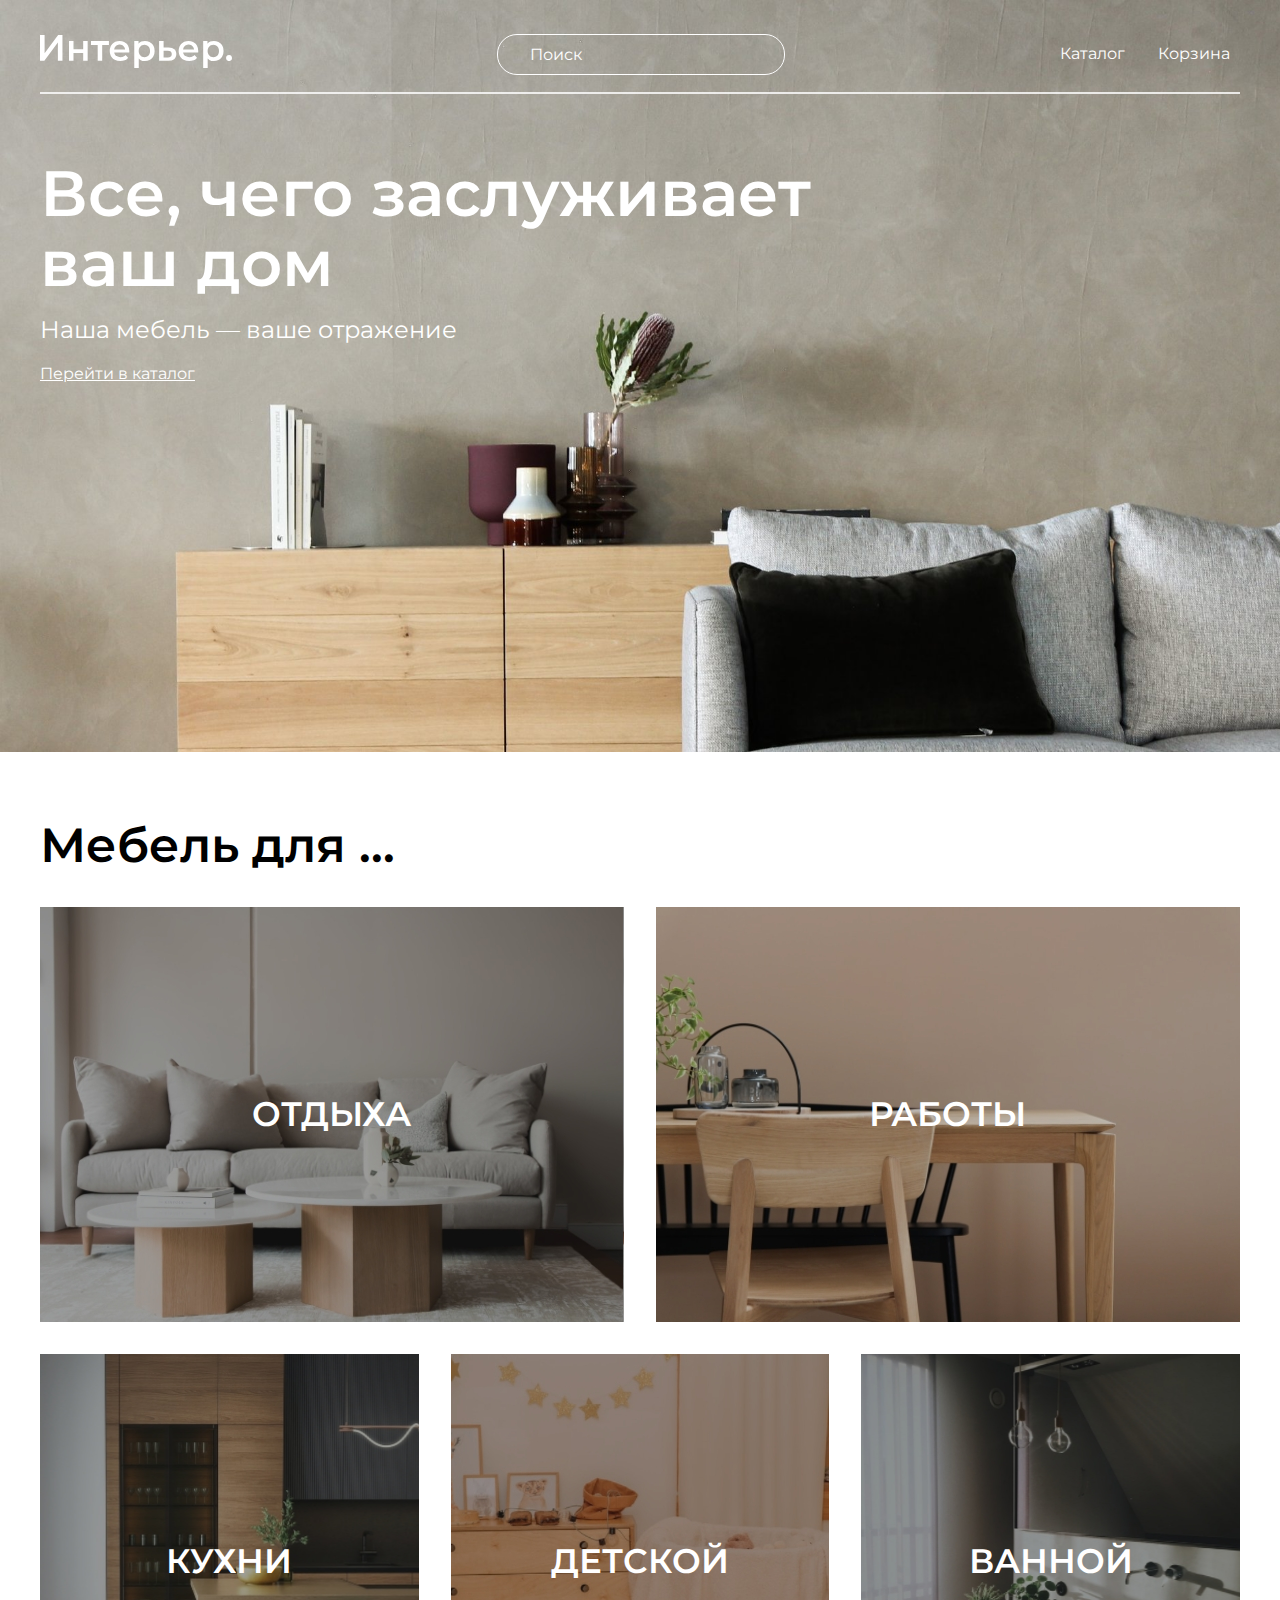
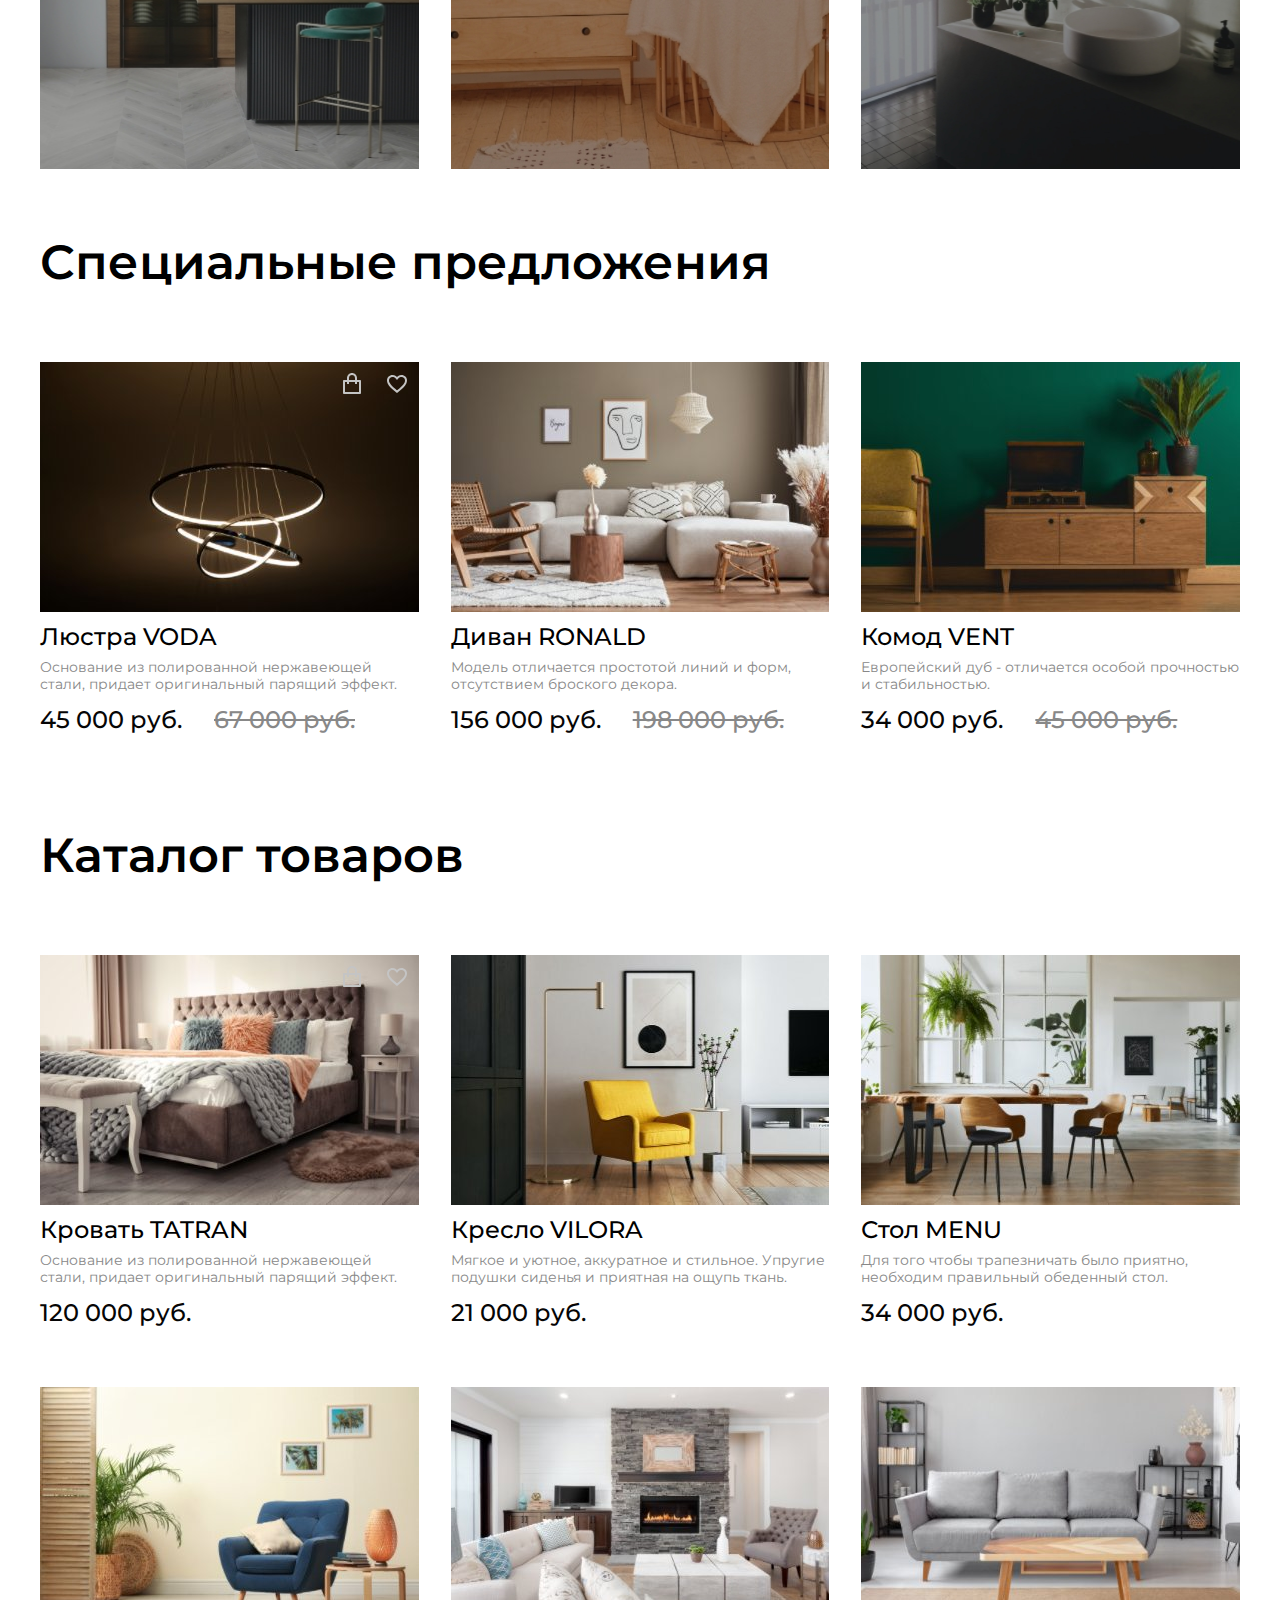
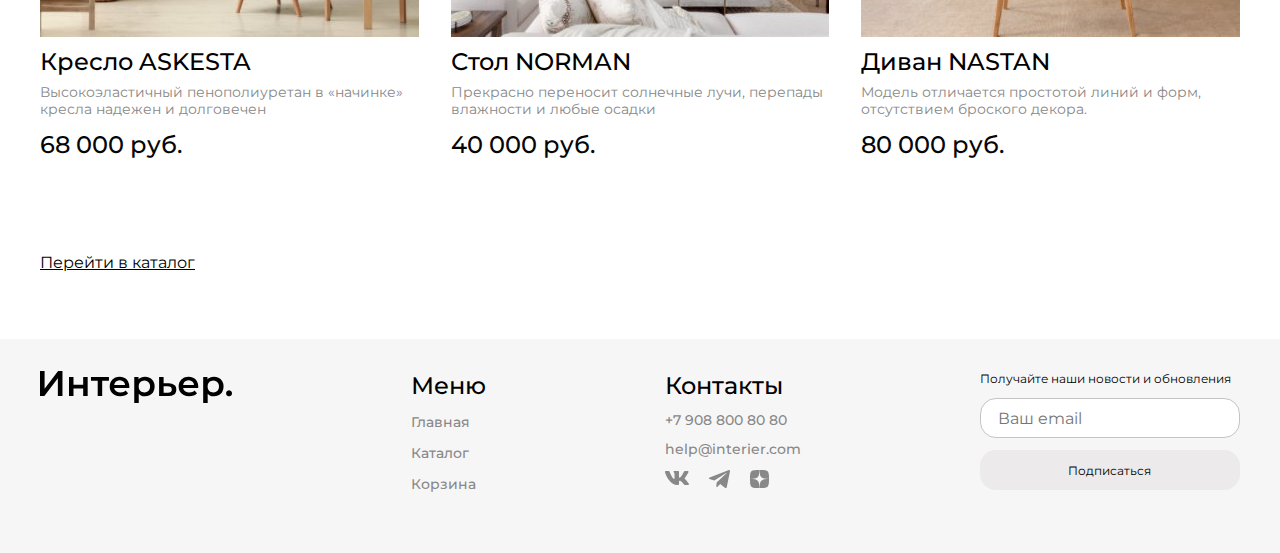
<file: index.html>
<!DOCTYPE html>
<html lang="en">
<head>
    <meta charset="UTF-8">
    <meta name="viewport" content="width=device-width, initial-scale=1.0">
    <title>Main</title>
    <link rel="preconnect" href="https://fonts.googleapis.com">
    <link rel="preconnect" href="https://fonts.gstatic.com" crossorigin>
    <link href="https://fonts.googleapis.com/css2?family=Montserrat:ital,wght@0,100..900;1,100..900&display=swap" rel="stylesheet">
    <link rel="stylesheet" href="index_style.css">
</head>

<body>
    <header class="header">
        <div class="header__nav_bar">
            <a href="index.html"><img src="img/logo_up.svg" alt="Логотип"></a>
            <input class="header__input" placeholder="Поиск" type="text">
            <nav>
                <ul class="header__list">
                    <li><a class="header__list_link" href="catalog.html">Каталог</a></li>
                    <li><a class="header__list_link" href="shopping_cart.html">Корзина</a></li>
                </ul>
            </nav>
        </div>
        <p class="header__line"></p>
        <section>
            <h1 class="header__title">Все, чего заслуживает ваш дом</h1>
            <p class="header__desc">Наша мебель — ваше отражение</p>
            <a class="header__link_catalog" href="catalog.html">Перейти в каталог</a>
            <div class="header__link_catalog"></div>
        </section>
    </header>
    <section class="for_box">
        <h2 class="for__title">Мебель для ... </h2>
        <div class="for">
            <div class="for__item for__item_1 for__item_big">ОТДЫХА</div>
            <div class="for__item for__item_2 for__item_big">РАБОТЫ</div>
            <div class="for__item for__item_3">КУХНИ</div>
            <div class="for__item for__item_4">ДЕТСКОЙ</div>
            <div class="for__item for__item_5">ВАННОЙ</div>
        </div>
    </section>
    <h2 class="section__title">Специальные предложения</h2>
    <div class="section">
        <article class="offer">
            <img src="img/voda.jpeg" alt="Продукт">
            <img class="offer__bag" src="img/bag.svg" alt="bag">
            <img class="offer__like" src="img/like.svg" alt="like">
            <h3 class="offer__title">Люстра VODA</h3>
            <p class="offer__desc">Основание из полированной нержавеющей стали, придает оригинальный парящий эффект.</p>
            <div class="offer__price">
                <p>45 000 руб.</p>
                <p class="offer__price_sale">67 000 руб.</p>
            </div>
        </article>
        <article class="offer">
            <img src="img/ronald.jpeg" alt="Продукт">
            <h3 class="offer__title">Диван RONALD</h3>
            <p class="offer__desc">Модель отличается простотой линий и форм, отсутствием броского декора.</p>
            <div class="offer__price">
                <p>156 000 руб.</p>
                <p class="offer__price_sale">198 000 руб.</p>
            </div>
        </article>
        <article class="offer">
            <img src="img/vent.jpeg" alt="Продукт">
            <h3 class="offer__title">Комод VENT</h3>
            <p class="offer__desc">Европейский дуб - отличается особой прочностью и стабильностью.</p>
            <div class="offer__price">                
                <p>34 000 руб.</p>
                <p class="offer__price_sale">45 000 руб.</p>
            </div>
        </article>
    </div>
    <h2 class="section__title">Каталог товаров</h2>
    <div class="section">
        <article class="offer">
            <img class="offer__bag" src="img/bag.svg" alt="bag">
            <img class="offer__like" src="img/like.svg" alt="like">
            <img src="img/tatran.jpeg" alt="Продукт">
            <h3 class="offer__title">Кровать TATRAN</h3>
            <p class="offer__desc">Основание из полированной нержавеющей стали, придает оригинальный парящий эффект.</p>
            <p class="offer__price">120 000 руб.</p>
        </article>
        <article class="offer">
            <img src="img/vilora.jpeg" alt="Продукт">
            <h3 class="offer__title">Кресло VILORA</h3>
            <p class="offer__desc">Мягкое и уютное, аккуратное и стильное. Упругие подушки сиденья и приятная на ощупь ткань.</p>
            <p class="offer__price">21 000 руб.</p>
        </article>
        <article class="offer">
            <img src="img/menu.jpeg" alt="Продукт">
            <h3 class="offer__title">Стол MENU</h3>
            <p class="offer__desc">Для того чтобы трапезничать было приятно, необходим правильный обеденный стол.</p>
            <p class="offer__price">34 000 руб.</p>
        </article>
        <article class="offer">
            <img src="img/asketsa.jpeg" alt="Продукт">
            <h3 class="offer__title">Кресло ASKESTA</h3>
            <p class="offer__desc">Высокоэластичный пенополиуретан в «начинке» кресла надежен и долговечен</p>
            <p class="offer__price">68 000 руб.</p>
        </article>
        <article class="offer">
            <img src="img/norman.jpeg" alt="Продукт">
            <h3 class="offer__title">Стол NORMAN</h3>
            <p class="offer__desc">Прекрасно переносит солнечные лучи, перепады влажности и любые осадки</p>
            <p class="offer__price">40 000 руб.</p>
        </article>
        <article class="offer">
            <img src="img/nastan.jpeg" alt="Продукт">
            <h3 class="offer__title">Диван NASTAN</h3>
            <p class="offer__desc">Модель отличается простотой линий и форм, отсутствием броского декора.</p>
            <p class="offer__price">80 000 руб.</p>
        </article>
    </div>
    <a href="catalog.html" class="catalog_link">Перейти в каталог</a>
    <footer class="footer">
        <a href="index.html"><img src="img/logo_down.svg" alt="logo"></a>
        <nav class="footer__nav">
            <h4 class="footer__nav_title">Меню</h4>
            <ul class="footer__nav__list">
                <li><a class="footer__nav__list_link" href="index.html">Главная</a></li>
                <li><a class="footer__nav__list_link" href="catalog.html">Каталог</a></li>
                <li><a class="footer__nav__list_link" href="shopping_cart.html">Корзина</a></li>
            </ul>
        </nav>
        <div class="footer__contacts">
            <h4 class="footer__contacts_title">Контакты</h4>
            <a class="footer__contacts_number" href="tel:++79088008080">+7 908 800 80 80</a>
            <a class="footer__contacts_email" href="mailto:help@interier.com">help@interier.com</a>
            <div class="footer__contacts_logos">
                <a href="#"><img src="img/vk.svg" alt="Вконтакте"></a>
                <a href="#"><img src="img/telegram.svg" alt="Телеграм"></a>
                <a href="#"><img src="img/dzen.svg" alt="Дзен"></a>
            </div>
        </div>
        <form class="footer__form" action="#">
            <p class="footer__form_p">Получайте наши новости и обновления</p>
            <input class="footer__form_input" type="email" placeholder="Ваш email">
            <button class="footer__form_btn">Подписаться</button>
        </form>
    </footer>
</body>
</html>
</file>
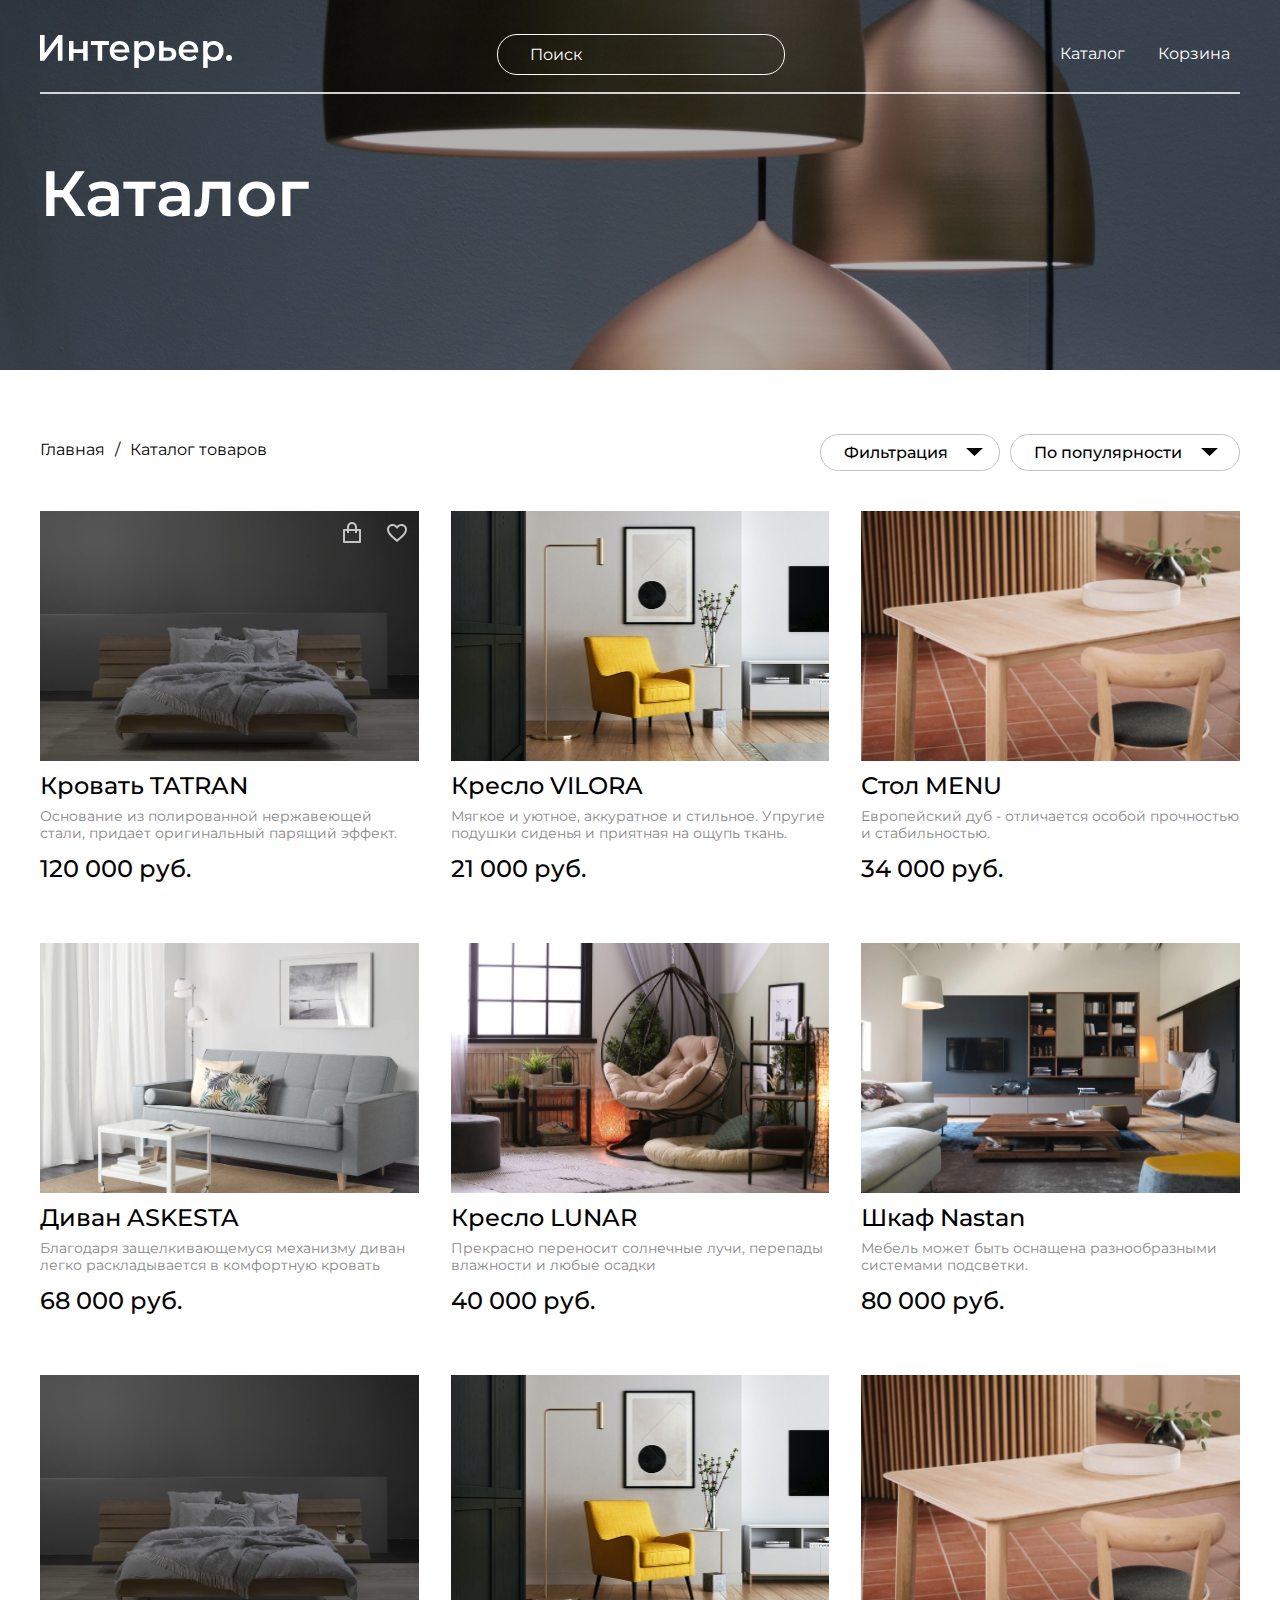
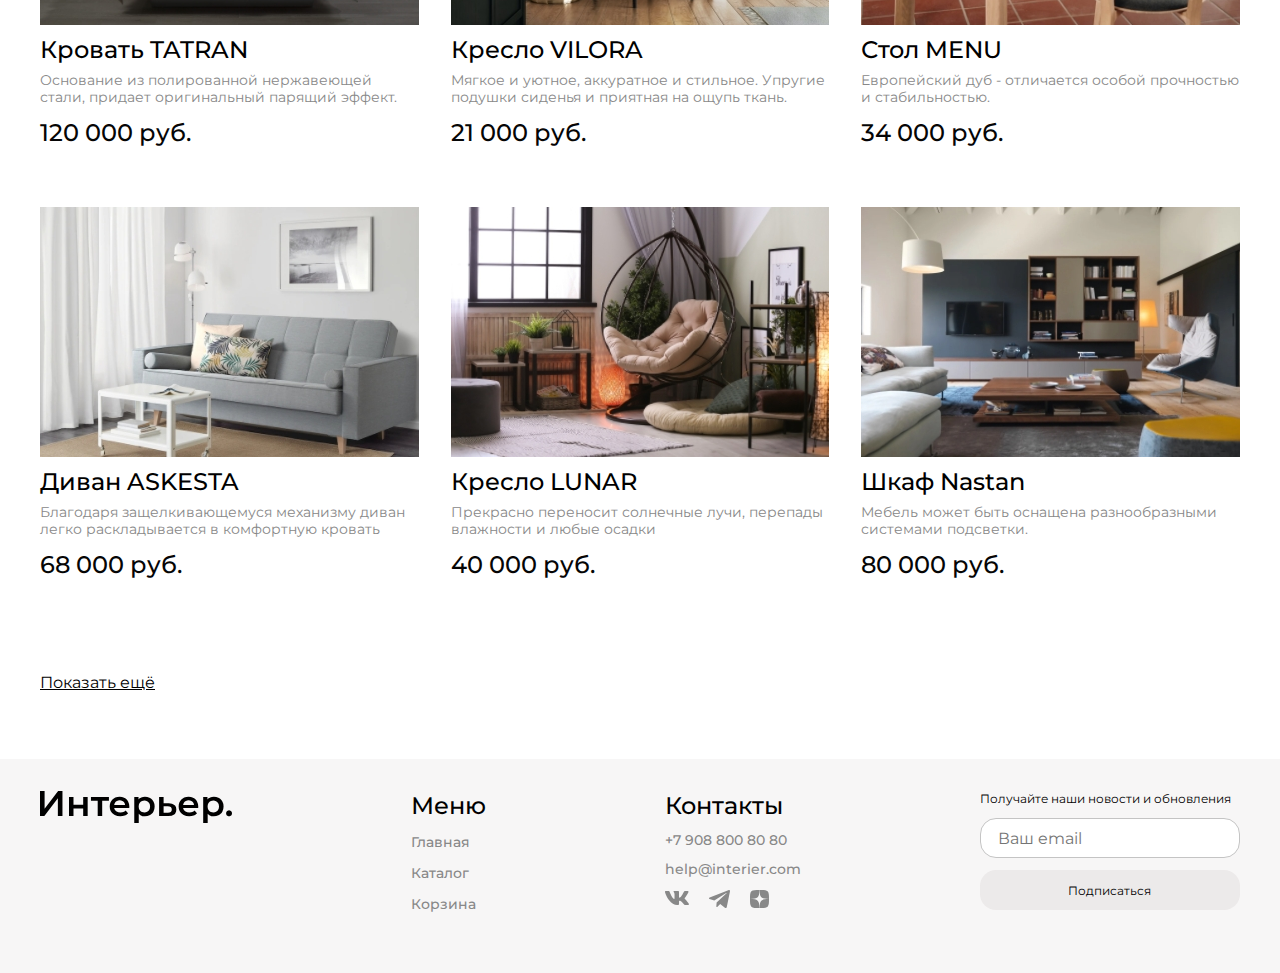
<file: catalog.html>
<!DOCTYPE html>
<html lang="ru">

<head>
    <meta charset="UTF-8">
    <meta name="viewport" content="width=device-width, initial-scale=1.0">
    <title>Document</title>
    <link rel="preconnect" href="https://fonts.googleapis.com">
    <link rel="preconnect" href="https://fonts.gstatic.com" crossorigin>
    <link href="https://fonts.googleapis.com/css2?family=Montserrat:ital,wght@0,100..900;1,100..900&display=swap" rel="stylesheet">    
    <link rel="stylesheet" href="index_style.css">
</head>

<body>
    <header class="header header-catalog">
        <div class="header__nav_bar">
            <a href="index.html"><img src="img/logo_up.svg" alt="Логотип"></a>
            <input class="header__input" placeholder="Поиск" type="text">
            <nav>
                <ul class="header__list">
                    <li><a class="header__list_link" href="catalog.html">Каталог</a></li>
                    <li><a class="header__list_link" href="shopping_cart.html">Корзина</a></li>
                </ul>
            </nav>
        </div>
        <p class="header__line"></p>
        <h1 class="header__title">Каталог</h1>
    </header>
    <div class="catalog__top">
        <div class="catalog__top_text">
            <p>Главная</p>
            <p>/</p>
            <p>Каталог товаров</p>
        </div>
        <div class="catalog__top_filters">
            <div class="catalog__top__filter-1">
                <button class="filter-1__button" onclick="show_hide_form()">Фильтрация</button>
                <form action="#" method="get" class="filter-1__form" id="form">
                    <fieldset class="filter-1__form__fieldset">
                        <legend class="filter-1__form__fieldset__legend">Сроки доставки</legend>
                        <div class="radio">
                            <input class="radio__input" type="radio" name="time" id="any">
                            <label class="radio__label" for="any">Неважно</label>
                        </div>

                        <div class="radio">
                            <input class="radio__input" type="radio" name="time" id="today">
                            <label class="radio__label" for="today">Сегодня</label>
                        </div>

                        <div class="radio">
                            <input class="radio__input" type="radio" name="time" id="tommorow">
                            <label class="radio__label" for="tommorow">Завтра</label>
                        </div>

                        <div class="radio">
                            <input class="radio__input" type="radio" name="time" id="to3days">
                            <label class="radio__label" for="to3days">До трёх дней</label>
                        </div>

                        <div class="radio">
                            <input class="radio__input" type="radio" name="time" id="to7days">
                            <label class="radio__label" for="to7days">До семи дней</label>
                        </div>

                    </fieldset>
                    <fieldset class="filter-1__form__fieldset">
                        <legend class="filter-1__form__fieldset__legend">Цена</legend>
                        <div class="range">
                            <label>от 0 руб. до 100000 руб.</label>
                            <input class="range__input" type="range" name="price" min="0" max="100000" value="0" step="100" id="price-min">
                            <input class="range__input" type="range" name="price" min="0" max="100000" value="100000" step="100" id="price-max">
                        </div>
                    </fieldset>
                    <fieldset class="filter-1__form__fieldset">
                        <legend class="filter-1__form__fieldset__legend">Цвет</legend>
                        <div class="color-options">
                            <div class="checkbox">
                                <input class="checkbox__input" type="checkbox" name="color" id="color-white">
                                <label class="checkbox__label checkbox__label-white" for="color-white"></label>
                            </div>
                            <div class="checkbox">
                                <input class="checkbox__input" type="checkbox" name="color" id="color-black">
                                <label class="checkbox__label checkbox__label-black" for="color-black"></label>
                            </div>
                            <div class="checkbox">
                                <input class="checkbox__input" type="checkbox" name="color" id="color-gray">
                                <label class="checkbox__label checkbox__label-gray" for="color-gray"></label>
                            </div>
                            <div class="checkbox">
                                <input class="checkbox__input" type="checkbox" name="color" id="color-red">
                                <label class="checkbox__label checkbox__label-red" for="color-red"></label>
                            </div>
                            <div class="checkbox">
                                <input class="checkbox__input" type="checkbox" name="color" id="color-orange">
                                <label class="checkbox__label checkbox__label-orange" for="color-orange"></label>
                            </div>
                            <div class="checkbox">
                                <input class="checkbox__input" type="checkbox" name="color" id="color-yellow">
                                <label class="checkbox__label checkbox__label-yellow" for="color-yellow"></label>
                            </div>
                            <div class="checkbox">
                                <input class="checkbox__input" type="checkbox" name="color" id="color-green">
                                <label class="checkbox__label checkbox__label-green" for="color-green"></label>
                            </div>
                            <div class="checkbox">
                                <input class="checkbox__input" type="checkbox" name="color" id="color-cyan">
                                <label class="checkbox__label checkbox__label-cyan" for="color-cyan"></label>
                            </div>
                            <div class="checkbox">
                                <input class="checkbox__input" type="checkbox" name="color" id="color-light-blue">
                                <label class="checkbox__label checkbox__label-light-blue" for="color-light-blue"></label>
                            </div>
                            <div class="checkbox">
                                <input class="checkbox__input" type="checkbox" name="color" id="color-blue">
                                <label class="checkbox__label checkbox__label-blue" for="color-blue"></label>
                            </div>
                            <div class="checkbox">
                                <input class="checkbox__input" type="checkbox" name="color" id="color-purple">
                                <label class="checkbox__label checkbox__label-purple" for="color-purple"></label>
                            </div>
                            <div class="checkbox">
                                <input class="checkbox__input" type="checkbox" name="color" id="color-violet">
                                <label class="checkbox__label checkbox__label-violet" for="color-violet"></label>
                            </div>
                            <div class="checkbox">
                                <input class="checkbox__input" type="checkbox" name="color" id="color-lavender">
                                <label class="checkbox__label checkbox__label-lavender" for="color-lavender"></label>
                            </div>
                            <div class="checkbox">
                                <input class="checkbox__input" type="checkbox" name="color" id="color-pink">
                                <label class="checkbox__label checkbox__label-pink" for="color-pink"></label>
                            </div>
                        </div>
                    </fieldset>
                    <fieldset class="filter-1__form__fieldset filter-1__form__fieldset_types">
                        <legend class="filter-1__form__fieldset__legend">Тип комнаты</legend>
                        <div class="checkbox checkbox-types">
                            <input class="checkbox__input" type="checkbox" name="room_type" id="kitchen">
                            <label class="checkbox__label" for="kitchen">Кухня и столовая</label>
                        </div>
                        <div class="checkbox checkbox-types">
                            <input class="checkbox__input" type="checkbox" name="room_type" id="bathroom">
                            <label class="checkbox__label" for="bathroom">Ванная комната</label>
                        </div>
                        <div class="checkbox checkbox-types">
                            <input class="checkbox__input" type="checkbox" name="room_type" id="kids-room">
                            <label class="checkbox__label" for="kids-room">Детская комната</label>
                        </div>
                        <div class="checkbox checkbox-types">
                            <input class="checkbox__input" type="checkbox" name="room_type" id="office">
                            <label class="checkbox__label" for="office">Домашний офис</label>
                        </div>
                        <div class="checkbox checkbox-types">
                            <input class="checkbox__input" type="checkbox" name="room_type" id="living-room">
                            <label class="checkbox__label" for="living-room">Гостиная</label>
                        </div>
                        <div class="checkbox checkbox-types">
                            <input class="checkbox__input" type="checkbox" name="room_type" id="hallway">
                            <label class="checkbox__label" for="hallway">Прихожая</label>
                        </div>
                        <div class="checkbox checkbox-types">
                            <input class="checkbox__input" type="checkbox" name="room_type" id="bedroom">
                            <label class="checkbox__label" for="bedroom">Спальня</label>
                        </div>
                        <div class="checkbox checkbox-types">
                            <input class="checkbox__input" type="checkbox" name="room_type" id="wardrobe">
                            <label class="checkbox__label" for="wardrobe">Гардероб</label>
                        </div>
                        <div class="checkbox checkbox-types">
                            <input class="checkbox__input" type="checkbox" name="room_type" id="dacha">
                            <label class="checkbox__label" for="dacha">Дача</label>
                        </div>
                        <div class="checkbox checkbox-types">
                            <input class="checkbox__input" type="checkbox" name="room_type" id="light">
                            <label class="checkbox__label" for="light">Освещение</label>
                        </div>
                    </fieldset>
                    <button type="submit" class="filter-1__form__button">Применить</button>
                </form>
            </div>
            <select class="filter-2__button">
                <option value="popul">По популярности</option>
                <option value="price_decr">По убыванию в цене</option>
                <option value="price_inc">По возрастанию в цене</option>
                <option value="now">Сперва новые</option>
                <option value="old">Сперва старые</option>
            </select>
        </div>
    </div>
    <div class="section">
        <section class="offer offer-catalog">
            <img class="offer__bag" src="img/bag.svg" alt="bag">
            <img class="offer__like" src="img/like.svg" alt="like">
            <img src="img/offer_1.jpeg" alt="Продукт">
            <h3 class="offer__title">Кровать TATRAN</h3>
            <p class="offer__desc">Основание из полированной нержавеющей стали, придает оригинальный парящий эффект.</p>
            <p class="offer__price">120 000 руб.</p>
        </section>
        <section class="offer offer-catalog">
            <img src="img/offer_2.jpeg" alt="Продукт">
            <h3 class="offer__title">Кресло VILORA</h3>
            <p class="offer__desc">Мягкое и уютное, аккуратное и стильное. Упругие подушки сиденья и приятная на ощупь ткань.</p>
            <p class="offer__price">21 000 руб.</p>
        </section>
        <section class="offer offer-catalog">
            <img src="img/offer_3.jpeg" alt="Продукт">
            <h3 class="offer__title">Стол MENU</h3>
            <p class="offer__desc">Европейский дуб - отличается особой прочностью и стабильностью.</p>
            <p class="offer__price">34 000 руб.</p>
        </section>
        <section class="offer offer-catalog">
            <img src="img/offer_4.jpeg" alt="Продукт">
            <h3 class="offer__title">Диван ASKESTA</h3>
            <p class="offer__desc">Благодаря защелкивающемуся механизму диван легко раскладывается в комфортную кровать</p>
            <p class="offer__price">68 000 руб.</p>
        </section>
        <section class="offer offer-catalog">
            <img src="img/offer_5.jpeg" alt="Продукт">
            <h3 class="offer__title">Кресло LUNAR</h3>
            <p class="offer__desc">Прекрасно переносит солнечные лучи, перепады влажности и любые осадки</p>
            <p class="offer__price">40 000 руб.</p>
        </section>
        <section class="offer offer-catalog">
            <img src="img/offer_6.jpeg" alt="Продукт">
            <h3 class="offer__title">Шкаф Nastan</h3>
            <p class="offer__desc">Мебель может быть оснащена разнообразными системами подсветки.</p>
            <p class="offer__price">80 000 руб.</p>
        </section>
        <section class="offer offer-catalog">
            <img src="img/offer_1.jpeg" alt="Продукт">
            <h3 class="offer__title">Кровать TATRAN</h3>
            <p class="offer__desc">Основание из полированной нержавеющей стали, придает оригинальный парящий эффект.</p>
            <p class="offer__price">120 000 руб.</p>
        </section>
        <section class="offer offer-catalog">
            <img src="img/offer_2.jpeg" alt="Продукт">
            <h3 class="offer__title">Кресло VILORA</h3>
            <p class="offer__desc">Мягкое и уютное, аккуратное и стильное. Упругие подушки сиденья и приятная на ощупь ткань.</p>
            <p class="offer__price">21 000 руб.</p>
        </section>
        <section class="offer offer-catalog">
            <img src="img/offer_3.jpeg" alt="Продукт">
            <h3 class="offer__title">Стол MENU</h3>
            <p class="offer__desc">Европейский дуб - отличается особой прочностью и стабильностью.</p>
            <p class="offer__price">34 000 руб.</p>
        </section>
        <section class="offer offer-catalog">
            <img src="img/offer_4.jpeg" alt="Продукт">
            <h3 class="offer__title">Диван ASKESTA</h3>
            <p class="offer__desc">Благодаря защелкивающемуся механизму диван легко раскладывается в комфортную кровать</p>
            <p class="offer__price">68 000 руб.</p>
        </section>
        <section class="offer offer-catalog">
            <img src="img/offer_5.jpeg" alt="Продукт">
            <h3 class="offer__title">Кресло LUNAR</h3>
            <p class="offer__desc">Прекрасно переносит солнечные лучи, перепады влажности и любые осадки</p>
            <p class="offer__price">40 000 руб.</p>
        </section>
        <section class="offer offer-catalog">
            <img src="img/offer_6.jpeg" alt="Продукт">
            <h3 class="offer__title">Шкаф Nastan</h3>
            <p class="offer__desc">Мебель может быть оснащена разнообразными системами подсветки.</p>
            <p class="offer__price">80 000 руб.</p>
        </section>
    </div>
    <a href="#" class="show_more">Показать ещё</a>
    <footer class="footer">
        <a href="index.html"><img src="img/logo_down.svg" alt="logo"></a>
        <nav class="footer__nav">
            <h4 class="footer__nav_title">Меню</h4>
            <ul class="footer__nav__list">
                <li><a class="footer__nav__list_link" href="index.html">Главная</a></li>
                <li><a class="footer__nav__list_link" href="catalog.html">Каталог</a></li>
                <li><a class="footer__nav__list_link" href="shopping_cart.html">Корзина</a></li>
            </ul>
        </nav>
        <div class="footer__contacts">
            <h4 class="footer__contacts_title">Контакты</h4>
            <a class="footer__contacts_number" href="tel:++79088008080">+7 908 800 80 80</a>
            <a class="footer__contacts_email" href="mailto:help@interier.com">help@interier.com</a>
            <div class="footer__contacts_logos">
                <a href="#"><img src="img/vk.svg" alt="Вконтакте"></a>
                <a href="#"><img src="img/telegram.svg" alt="Телеграм"></a>
                <a href="#"><img src="img/dzen.svg" alt="Дзен"></a>
            </div>
        </div>
        <form class="footer__form" action="#">
            <p class="footer__form_p">Получайте наши новости и обновления</p>
            <input class="footer__form_input" type="email" placeholder="Ваш email">
            <button class="footer__form_btn">Подписаться</button>
        </form>
    </footer>
    <script>
        function show_hide_form() {
            let form = document.getElementById("form");
            if (form.style.display === 'none') {
                form.style.display = 'flex';
                form.style.position = 'absolute';
            }

            else {
                form.style.display = 'none';
                form.style.position = 'absolute';
            };
        }
    </script>
</body>
</html>
</file>
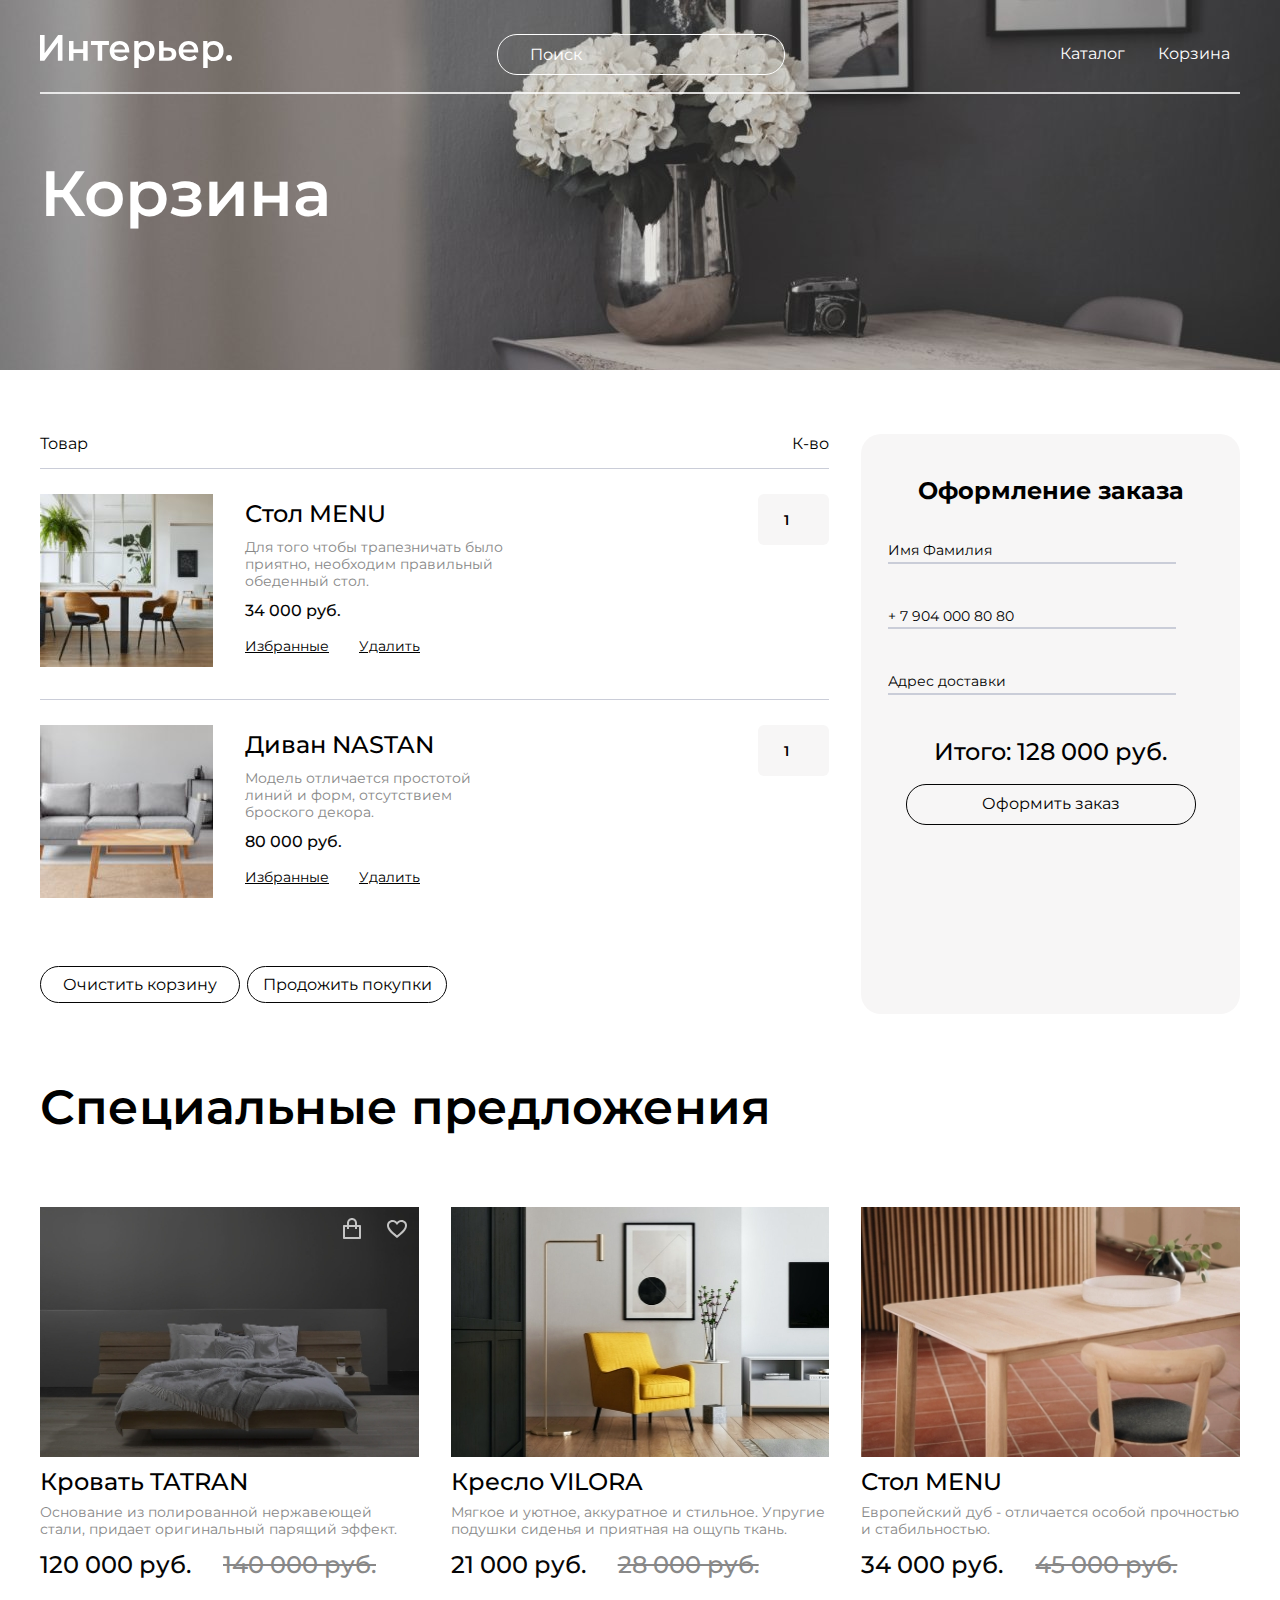
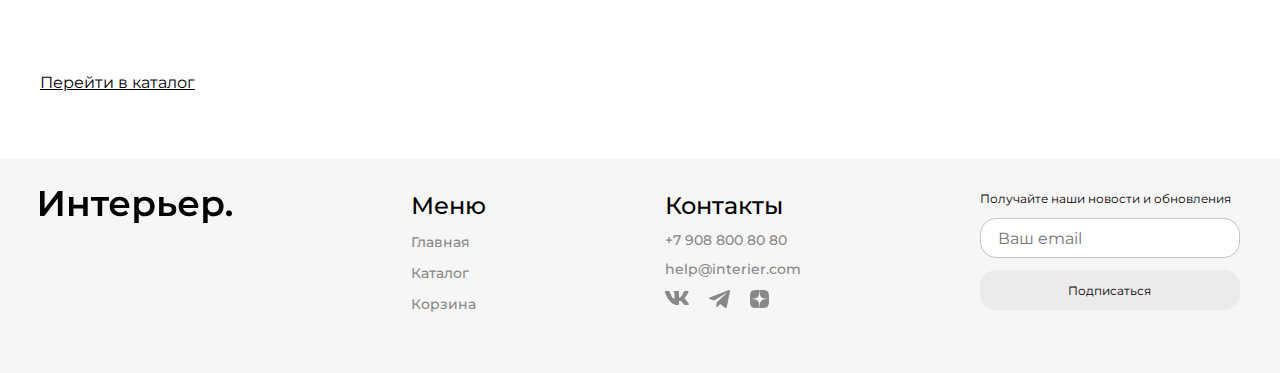
<file: shopping_cart.html>
<!DOCTYPE html>
<html lang="en">

<head>
    <meta charset="UTF-8">
    <meta name="viewport" content="width=device-width, initial-scale=1.0">
    <title>Shopping_cart</title>
    <link rel="preconnect" href="https://fonts.googleapis.com">
    <link rel="preconnect" href="https://fonts.gstatic.com" crossorigin>
    <link href="https://fonts.googleapis.com/css2?family=Montserrat:ital,wght@0,100..900;1,100..900&display=swap" rel="stylesheet">    
    <link rel="stylesheet" href="index_style.css">
</head>

<body>
    <header class="header header-cart">
        <div class="header__nav_bar">
            <a href="index.html"><img src="img/logo_up.svg" alt="Логотип"></a>
            <input class="header__input" placeholder="Поиск" type="text">
            <nav>
                <ul class="header__list">
                    <li><a class="header__list_link" href="catalog.html">Каталог</a></li>
                    <li><a class="header__list_link" href="shopping_cart.html">Корзина</a></li>
                </ul>
            </nav>
        </div>
        <p class="header__line"></p>
        <h1 class="header__title">Корзина</h1>
    </header>
    <div class="cart">
        <div class="cart__items">
            <div class="cart__top">
                <p>Товар</p>
                <p>К-во</p>
            </div>
            <div class="cart__items__item">
                <div class="cart__items__item_left">
                    <img src="img/cart_1.jpeg" alt="offer">
                    <div class="cart__items__item_text">
                        <p class="cart__items__item_title">Стол MENU</p>
                        <p class="cart__items__item_desc">Для того чтобы трапезничать было приятно, необходим правильный обеденный стол.</p>
                        <p class="cart__items__item_price">34 000 руб.</p>
                        <div class="cart__items__item_choose">
                            <a class="cart__items__item_choose_1" href="#">Избранные</a>
                            <a class="cart__items__item_choose_2" href="#">Удалить</a>
                        </div>
                    </div>
                </div>
                <input class="cart__items__item_count" min="1" value="1" type="number">
            </div>
            <div class="cart__items__item">
                <div class="cart__items__item_left">
                    <img src="img/cart_2.jpeg" alt="offer">
                    <div class="cart__items__item_text">
                        <p class="cart__items__item_title">Диван NASTAN</p>
                        <p class="cart__items__item_desc">Модель отличается простотой линий и форм, отсутствием броского декора. </p>
                        <p class="cart__items__item_price">80 000 руб.</p>
                        <div class="cart__items__item_choose">
                            <a class="cart__items__item_choose_1" href="#">Избранные</a>
                            <a class="cart__items__item_choose_2" href="#">Удалить</a>
                        </div>
                    </div>
                </div>
                <input class="cart__items__item_count" min="1" value="1" type="number">
            </div>
            <div class="cart__buttons">
                <a href="shopping_cart.html" class="cart__buttons_clear">Очистить корзину</a>
                <a href="shopping_cart.html" class="cart__buttons_contin">Продожить покупки</a>
            </div>
        </div>
        <div class="cart-offer-buy">
            <p class="cart-offer-buy__title">Оформление заказа</p>
            <div class="cart-offer-buy__inputs">
                <input class="cart-offer-buy__input" placeholder="Имя Фамилия" type="text">
                <p class="cart-offer-buy__line"></p>
                <input class="cart-offer-buy__input" placeholder="+ 7 904 000 80 80" type="number">
                <p class="cart-offer-buy__line"></p>
                <input class="cart-offer-buy__input" placeholder="Адрес доставки" type="text">
                <p class="cart-offer-buy__line"></p>
            </div>
            <p class="cart-offer-buy__bottom_price">Итого: 128 000 руб.</p>
            <a href="shopping_cart.html" class="cart-offer-buy__bottom_btn">Оформить заказ</a>
        </div>
    </div>
    <h2 class="section__title">Специальные предложения</h2>
    <div class="section">
        <article class="offer">
            <img class="offer__bag" src="img/bag.svg" alt="bag">
            <img class="offer__like" src="img/like.svg" alt="like">
            <img src="img/offer_1.jpeg" alt="Продукт">
            <h3 class="offer__title">Кровать TATRAN</h3>
            <p class="offer__desc">Основание из полированной нержавеющей стали, придает оригинальный парящий эффект.</p>
            <div class="offer__price">
                <p>120 000 руб.</p>
                <p class="offer__price_sale">140 000 руб.</p>
            </div>
        </article>
        <article class="offer">
            <img src="img/offer_2.jpeg" alt="Продукт">
            <h3 class="offer__title">Кресло VILORA</h3>
            <p class="offer__desc">Мягкое и уютное, аккуратное и стильное. Упругие подушки сиденья и приятная на ощупь ткань.</p>
            <div class="offer__price">
                <p>21 000 руб.</p>
                <p class="offer__price_sale">28 000 руб.</p>
            </div>
        </article>
        <article class="offer">
            <img src="img/offer_3.jpeg" alt="Продукт">
            <h3 class="offer__title">Стол MENU</h3>
            <p class="offer__desc">Европейский дуб - отличается особой прочностью и стабильностью.</p>
            <div class="offer__price">                
                <p>34 000 руб.</p>
                <p class="offer__price_sale">45 000 руб.</p>
            </div>
        </article>
    </div>
    <a href="catalog.html" class="catalog_link">Перейти в каталог</a>
    <footer class="footer">
        <a href="index.html"><img src="img/logo_down.svg" alt="logo"></a>
        <nav class="footer__nav">
            <h4 class="footer__nav_title">Меню</h4>
            <ul class="footer__nav__list">
                <li><a class="footer__nav__list_link" href="index.html">Главная</a></li>
                <li><a class="footer__nav__list_link" href="catalog.html">Каталог</a></li>
                <li><a class="footer__nav__list_link" href="shopping_cart.html">Корзина</a></li>
            </ul>
        </nav>
        <div class="footer__contacts">
            <h4 class="footer__contacts_title">Контакты</h4>
            <a class="footer__contacts_number" href="tel:++79088008080">+7 908 800 80 80</a>
            <a class="footer__contacts_email" href="mailto:help@interier.com">help@interier.com</a>
            <div class="footer__contacts_logos">
                <a href="#"><img src="img/vk.svg" alt="Вконтакте"></a>
                <a href="#"><img src="img/telegram.svg" alt="Телеграм"></a>
                <a href="#"><img src="img/dzen.svg" alt="Дзен"></a>
            </div>
        </div>
        <form class="footer__form" action="#">
            <p class="footer__form_p">Получайте наши новости и обновления</p>
            <input class="footer__form_input" type="email" placeholder="Ваш email">
            <button class="footer__form_btn">Подписаться</button>
        </form>
    </footer>
</body>
</html>
</file>
<file: index_style.css>
* {
  margin: 0;
  padding: 0;
}

body {
  font-family: "Montserrat", sans-serif;
}

.header {
  color: rgb(255, 255, 255);
  font-family: Montserrat;
  font-size: 16px;
  font-weight: 400;
  line-height: 20px;
  letter-spacing: 0%;
  text-align: left;
  background: url(img/index_bg.jpeg), rgb(196, 196, 196);
  background-repeat: no-repeat;
  background-size: cover;
  margin-bottom: 64px;
  padding: 16px calc(50% - 600px) 126px calc(50% - 600px);
}
.header__nav_bar {
  height: 76px;
  display: flex;
  flex-direction: row;
  justify-content: space-between;
  align-items: center;
  padding-left: calc(50% - 600px);
  padding-right: calc(50% - 600px);
}
.header__input {
  width: 288px;
  height: 41px;
  color: rgb(255, 255, 255);
  font-family: Montserrat;
  font-size: 16px;
  font-weight: 400;
  line-height: 20px;
  letter-spacing: 0%;
  text-align: left;
  box-sizing: border-box;
  border: 1px solid rgb(255, 255, 255);
  border-radius: 20px;
  background-color: transparent;
  outline: none;
  padding-left: 32px;
}
.header__input::-moz-placeholder {
  color: white;
}
.header__input::placeholder {
  color: white;
}
.header__list {
  width: 170px;
  height: 20px;
  display: flex;
  justify-content: space-between;
  align-items: flex-start;
  list-style: none;
  flex: none;
  order: 2;
  flex-grow: 0;
  margin: 0px 10px;
}
.header__list_link {
  text-decoration: none;
  color: rgb(255, 255, 255);
  font-family: Montserrat;
  font-size: 16px;
  font-weight: 400;
  line-height: 20px;
  letter-spacing: 0%;
  text-align: left;
  display: flex;
}
.header__line {
  border: 0.5px solid rgba(255, 255, 255, 0.8);
}
.header__title {
  padding-top: 64px;
  padding-bottom: 16px;
  color: rgb(255, 255, 255);
  font-family: Montserrat;
  font-size: 64px;
  font-weight: 600;
  line-height: 70px;
  letter-spacing: 0%;
  text-align: left;
  width: 792px;
}
.header__desc {
  padding-bottom: 16px;
  color: rgb(255, 255, 255);
  font-family: Montserrat;
  font-size: 24px;
  font-weight: 400;
  line-height: 32px;
  letter-spacing: 0%;
  text-align: left;
}
.header__link_catalog {
  color: white;
  font-family: Montserrat;
  font-size: 16px;
  font-weight: 400;
  line-height: 24px;
  letter-spacing: 0%;
  text-align: left;
  text-decoration-line: underline;
  margin-bottom: 240px;
}

.for_box {
  padding-left: calc(50% - 600px);
  padding-right: calc(50% - 600px);
  margin-bottom: 64px;
}

.for__title {
  color: rgb(0, 0, 0);
  font-family: Montserrat;
  font-size: 48px;
  font-weight: 600;
  line-height: 59px;
  letter-spacing: 0%;
}

.for {
  margin-top: 32px;
  gap: 32px;
  display: grid;
  grid-template-columns: repeat(12, 1fr);
}

.for__item {
  display: flex;
  height: 415px;
  grid-column: span 4;
  color: rgb(255, 255, 255);
  font-family: Montserrat;
  font-size: 34px;
  font-weight: 600;
  line-height: 41px;
  letter-spacing: 0%;
  justify-content: center;
  align-items: center;
}

.for__item_big {
  grid-column: span 6;
}

.for__item_1 {
  background-image: url("img/for-1.jpeg");
}

.for__item_2 {
  background-image: url("img/for-2.jpeg");
}

.for__item_3 {
  background-image: url("img/for-3.jpeg");
}

.for__item_4 {
  background-image: url("img/for-4.jpeg");
}

.for__item_5 {
  background-image: url("img/for-5.jpeg");
}

.section {
  padding-left: calc(50% - 600px);
  padding-right: calc(50% - 600px);
  margin-bottom: 64px;
  margin-top: 40px;
  gap: 32px;
  display: grid;
  grid-template-columns: repeat(12, 1fr);
}
.section__title {
  color: rgb(0, 0, 0);
  font-family: Montserrat;
  font-size: 48px;
  font-weight: 600;
  line-height: 59px;
  letter-spacing: 0;
  text-align: left;
  padding-bottom: 30px;
  padding-left: calc(50% - 600px);
  padding-right: calc(50% - 600px);
}

.offer {
  position: relative;
  padding-left: calc(50% - 600px);
  padding-right: calc(50% - 600px);
  display: flex;
  height: 400px;
  grid-column: span 4;
  flex-direction: column;
}
.offer__bag {
  position: absolute;
  top: 11px;
  right: 58px;
}
.offer__like {
  position: absolute;
  top: 13px;
  right: 12px;
}
.offer__title {
  padding-top: 10px;
  padding-bottom: 8px;
  color: rgb(0, 0, 0);
  font-family: Montserrat;
  font-size: 24px;
  font-weight: 500;
  line-height: 29px;
  letter-spacing: 0%;
  text-align: left;
}
.offer__desc {
  padding-bottom: 12px;
  color: rgb(136, 136, 136);
  font-family: Montserrat;
  font-size: 14px;
  font-weight: 400;
  line-height: 17px;
  letter-spacing: 0%;
  text-align: left;
}
.offer__price {
  color: rgb(5, 5, 5);
  font-family: Montserrat;
  font-size: 24px;
  font-weight: 500;
  line-height: 29px;
  letter-spacing: 0%;
  text-align: left;
  display: flex;
  justify-content: flex-start;
  gap: 32px;
}
.offer__price_sale {
  color: rgb(136, 136, 136);
  font-family: Montserrat;
  font-size: 24px;
  font-weight: 500;
  line-height: 29px;
  letter-spacing: 0%;
  text-align: left;
  text-decoration-line: line-through;
}

.catalog_link {
  color: rgb(0, 0, 0);
  font-family: Montserrat;
  font-size: 16px;
  font-weight: 400;
  line-height: 24px;
  letter-spacing: 0%;
  text-align: left;
  text-decoration-line: underline;
  padding-left: calc(50% - 600px);
  padding-right: calc(50% - 600px);
}

.footer {
  margin-top: 64px;
  background: rgb(247, 246, 246);
  display: flex;
  justify-content: space-between;
  align-items: flex-start;
  padding: 32px calc(50% - 600px) 60px calc(50% - 600px);
  flex-wrap: wrap;
}
.footer__nav {
  text-align: left;
  display: flex;
  flex-direction: column;
  gap: 12px;
}
.footer__nav_title {
  color: rgb(0, 0, 0);
  font-family: Montserrat;
  font-size: 24px;
  font-weight: 500;
  line-height: 29px;
  letter-spacing: 0%;
  text-align: left;
}
.footer__nav__list {
  list-style: none;
  display: flex;
  gap: 12px;
  flex-direction: column;
}
.footer__nav__list_link {
  color: rgb(136, 136, 136);
  font-family: Montserrat;
  font-size: 14px;
  font-weight: 500;
  line-height: 17px;
  letter-spacing: 0%;
  text-align: left;
  text-decoration: none;
}
.footer__contacts {
  display: flex;
  flex-direction: column;
  gap: 12px;
}
.footer__contacts_number {
  color: rgb(136, 136, 136);
  font-family: Montserrat;
  font-size: 14px;
  font-weight: 500;
  line-height: 17px;
  letter-spacing: 0%;
  text-align: left;
  text-decoration: none;
}
.footer__contacts_email {
  color: rgb(136, 136, 136);
  font-family: Montserrat;
  font-size: 14px;
  font-weight: 500;
  line-height: 17px;
  letter-spacing: 0%;
  text-align: left;
  text-decoration: none;
}
.footer__contacts_title {
  color: rgb(0, 0, 0);
  font-family: Montserrat;
  font-size: 24px;
  font-weight: 500;
  line-height: 29px;
  letter-spacing: 0%;
  text-align: left;
}
.footer__contacts_logos {
  display: flex;
  flex-direction: row;
  gap: 20px;
}
.footer__form {
  display: flex;
  flex-direction: column;
  gap: 12px;
}
.footer__form_p {
  color: rgb(0, 0, 0);
  font-family: Montserrat;
  font-size: 12px;
  font-weight: 400;
  line-height: 15px;
  letter-spacing: 0%;
  text-align: left;
}
.footer__form_input {
  width: 260px;
  height: 40px;
  color: rgb(196, 196, 196);
  font-family: Montserrat;
  font-size: 16px;
  font-weight: 400;
  line-height: 15px;
  letter-spacing: 0%;
  text-align: left;
  box-sizing: border-box;
  border: 1px solid rgb(196, 196, 196);
  border-radius: 16px;
  background: white;
  outline: none;
  padding-left: 17px;
  padding-right: 17px;
}
.footer__form_btn {
  border-radius: 16px;
  border: rgba(222, 215, 215, 0.41);
  color: rgb(0, 0, 0);
  font-family: Montserrat;
  font-size: 12px;
  font-weight: 400;
  line-height: 15px;
  letter-spacing: 0%;
  text-align: center;
  width: 260px;
  height: 40px;
  background-color: rgba(222, 215, 215, 0.41);
}

.footer__menu_link:hover {
  text-decoration: underline;
}

.header-cart {
  background: url(img/cart_bg.jpeg), rgb(196, 196, 196);
}

.cart {
  padding-left: calc(50% - 600px);
  padding-right: calc(50% - 600px);
  margin-bottom: 64px;
  gap: 32px;
  display: grid;
  grid-template-columns: repeat(12, 1fr);
  height: 580px;
}
.cart__items {
  display: flex;
  grid-column: span 8;
  flex-direction: column;
}
.cart__items__item {
  border-top: 0.5px solid rgb(202, 205, 216);
  padding-top: 25px;
  display: flex;
  flex-direction: row;
  justify-content: space-between;
  align-items: start;
  padding-bottom: 32px;
}
.cart__items__item_left {
  display: flex;
  gap: 32px;
}
.cart__items__item_text {
  display: flex;
  width: 276px;
  flex-direction: column;
  justify-content: space-around;
}
.cart__items__item_title {
  color: rgb(0, 0, 0);
  font-family: Montserrat;
  font-size: 24px;
  font-weight: 500;
  line-height: 29px;
  letter-spacing: 0%;
  text-align: left;
}
.cart__items__item_desc {
  color: rgb(136, 136, 136);
  font-family: Montserrat;
  font-size: 14px;
  font-weight: 400;
  line-height: 17px;
  letter-spacing: 0%;
  text-align: left;
}
.cart__items__item_price {
  color: rgb(5, 5, 5);
  font-family: Montserrat;
  font-size: 16px;
  font-weight: 500;
  line-height: 20px;
  letter-spacing: 0%;
}
.cart__items__item_choose {
  display: flex;
  flex-direction: row;
  gap: 30px;
}
.cart__items__item_choose_1 {
  color: rgb(0, 0, 0);
  font-family: Montserrat;
  font-size: 14px;
  font-weight: 400;
  line-height: 210%;
  letter-spacing: 0px;
  text-decoration-line: underline;
}
.cart__items__item_choose_2 {
  color: rgb(0, 0, 0);
  font-family: Montserrat;
  font-size: 14px;
  font-weight: 400;
  line-height: 210%;
  letter-spacing: 0px;
  text-decoration-line: underline;
}
.cart__items__item_count {
  color: rgb(0, 0, 0);
  font-family: Montserrat;
  font-size: 14px;
  font-weight: 600;
  line-height: 210%;
  letter-spacing: 0px;
  text-align: center;
  width: 71px;
  height: 51px;
  border-radius: 6px;
  border: none;
  background: rgb(247, 246, 246);
}
.cart__top {
  display: flex;
  justify-content: space-between;
  flex-direction: row;
  color: rgb(0, 0, 0);
  font-family: Montserrat;
  font-size: 16px;
  font-weight: 400;
  line-height: 20px;
  letter-spacing: 0px;
  padding-bottom: 14px;
}
.cart__buttons {
  padding-top: 18px;
  display: flex;
  flex-direction: row;
  gap: 7px;
}
.cart__buttons_clear {
  display: flex;
  justify-content: center;
  width: 200px;
  height: 37px;
  margin-top: 18px;
  color: rgb(0, 0, 0);
  font-family: Montserrat;
  font-size: 16px;
  font-weight: 400;
  line-height: 20px;
  letter-spacing: 0px;
  text-align: center;
  box-sizing: border-box;
  border: 1px solid rgb(4, 4, 4);
  border-radius: 20px;
  align-items: center;
  text-decoration-line: none;
}
.cart__buttons_contin {
  display: flex;
  justify-content: center;
  width: 200px;
  height: 37px;
  margin-top: 18px;
  color: rgb(0, 0, 0);
  font-family: Montserrat;
  font-size: 16px;
  font-weight: 400;
  line-height: 20px;
  letter-spacing: 0px;
  text-align: center;
  box-sizing: border-box;
  border: 1px solid rgb(4, 4, 4);
  border-radius: 20px;
  align-items: center;
  text-decoration-line: none;
}

.cart-offer-buy {
  border-radius: 20px;
  background: rgb(247, 246, 246);
  grid-column: span 4;
  padding-top: 42px;
  padding-bottom: 150px;
  text-align: center;
}
.cart-offer-buy__title {
  color: rgb(0, 0, 0);
  font-family: Montserrat;
  font-size: 24px;
  font-weight: 700;
  line-height: 29px;
  letter-spacing: 0px;
  padding-bottom: 35px;
}
.cart-offer-buy__inputs {
  margin-left: 27px;
  margin-right: 64px;
  text-align: left;
}
.cart-offer-buy__line {
  border: 1px solid rgb(202, 205, 216);
  margin-bottom: 42px;
}
.cart-offer-buy__input {
  color: rgb(0, 0, 0);
  font-family: Montserrat;
  font-size: 14px;
  font-weight: 400;
  line-height: 17px;
  letter-spacing: 0px;
  border: none;
  background: rgb(247, 246, 246);
  margin-bottom: 2.5px;
}
.cart-offer-buy__input::-moz-placeholder {
  color: rgb(0, 0, 0);
}
.cart-offer-buy__input::placeholder {
  color: rgb(0, 0, 0);
}
.cart-offer-buy__bottom_price {
  margin-bottom: 18px;
  color: rgb(0, 0, 0);
  font-family: Montserrat;
  font-size: 24px;
  font-weight: 500;
  line-height: 29px;
  letter-spacing: 0px;
}
.cart-offer-buy__bottom_btn {
  display: flex;
  justify-content: center;
  width: 290px;
  height: 41px;
  margin-top: 18px;
  margin-right: 45px;
  margin-left: 45px;
  color: rgb(0, 0, 0);
  font-family: Montserrat;
  font-size: 16px;
  font-weight: 400;
  line-height: 20px;
  letter-spacing: 0px;
  text-align: center;
  box-sizing: border-box;
  border: 1px solid rgb(4, 4, 4);
  border-radius: 20px;
  align-items: center;
  text-decoration-line: none;
}

.header-catalog {
  background: url(img/catalog_bg.jpeg), rgb(196, 196, 196);
}

.catalog__top {
  padding-left: calc(50% - 600px);
  padding-right: calc(50% - 600px);
  display: flex;
  justify-content: space-between;
}
.catalog__top_text {
  display: flex;
  color: rgb(0, 0, 0);
  font-family: Montserrat;
  font-size: 16px;
  font-weight: 400;
  line-height: 32px;
  letter-spacing: 0%;
  gap: 10px;
}
.catalog__top_filters {
  display: flex;
  gap: 10px;
  color: rgb(0, 0, 0);
}
.catalog__top__filter-1 {
  position: relative;
}

.filter-1__button {
  box-sizing: border-box;
  border: 1px solid rgb(196, 196, 196);
  border-radius: 20px;
  font-family: Montserrat;
  font-size: 16px;
  font-weight: 500;
  line-height: 20px;
  letter-spacing: 0%;
  padding-left: 23px;
  width: 180px;
  height: 37px;
  -webkit-appearance: none;
  -moz-appearance: none;
  appearance: none;
  background: url("img/arrow.svg") 90% no-repeat;
  text-align: left;
  cursor: pointer;
}
.filter-1__form {
  position: absolute;
  display: none;
  flex-direction: row;
  justify-content: flex-start;
  align-items: flex-start;
  gap: 32px 65px;
  padding: 40px 48px;
  box-shadow: 0px 4px 67px -12px rgba(0, 0, 0, 0.32);
  background: rgb(255, 255, 255);
  right: 0;
  top: calc(100% + 14px);
  height: 510px;
  width: 500px;
  flex-direction: column;
  flex-wrap: wrap;
  z-index: 1;
}
.filter-1__form__fieldset {
  display: flex;
  flex-direction: column;
  gap: 16px;
  padding: 0;
  border: none;
}
.filter-1__form__fieldset_types {
  padding-right: 40px;
  width: 190px;
  height: 330px;
}
.filter-1__form__fieldset__legend {
  padding-bottom: 14px;
  color: rgb(5, 5, 5);
  font-family: Montserrat;
  font-size: 16px;
  font-weight: 500;
  line-height: 20px;
}
.filter-1__form__button {
  margin-top: 100px;
  border: 1px solid #000;
  border-radius: 20px;
  min-height: 40px;
  font: inherit;
  width: 190px;
  height: 40px;
  cursor: pointer;
  background-color: #fff;
}

label {
  color: rgb(0, 0, 0);
  font-family: Montserrat;
  font-size: 14px;
  font-weight: 400;
  line-height: 17px;
}

.filter-2__button {
  box-sizing: border-box;
  border: 1px solid rgb(196, 196, 196);
  border-radius: 20px;
  font-family: Montserrat;
  font-size: 16px;
  font-weight: 500;
  line-height: 20px;
  letter-spacing: 0%;
  padding-left: 23px;
  width: 230px;
  height: 37px;
  -webkit-appearance: none;
  -moz-appearance: none;
  appearance: none;
  background: url("img/arrow.svg") 90% no-repeat;
  cursor: pointer;
}

.radio {
  display: flex;
  align-items: center;
  gap: 10px;
}
.radio__input {
  display: none;
}

.radio__input + .radio__label {
  position: relative;
  padding-left: 25px;
  cursor: pointer;
}

.radio__input + .radio__label:before {
  content: "";
  width: 14px;
  height: 14px;
  border: 1px solid #888888;
  border-radius: 50%;
  position: absolute;
  left: 0;
  background-color: #fff;
}

.radio__input:checked + .radio__label::before {
  content: "";
  width: 14px;
  height: 14px;
  border: 1px solid #000000;
  border-radius: 50%;
  position: absolute;
  left: 0;
  background-color: #fff;
  border-color: #000;
  background-image: url(img/check.svg);
  background-repeat: no-repeat;
  background-position: center;
}

.range {
  position: relative;
}

.range__input {
  position: absolute;
  width: 190px;
  left: 0;
  top: calc(100% + 14px);
}

.range__input,
.range__input::-webkit-slider-runnable-track,
.range__input::-webkit-slider-thumb {
  -webkit-appearance: none;
  background: none;
}

.range__input::-webkit-slider-runnable-track {
  width: 200px;
  height: 1px;
  background: #000;
}

.range__input::-webkit-slider-thumb {
  position: relative;
  height: 8px;
  width: 8px;
  margin-top: -4px;
  background: #000;
  border: 1px solid #000;
  border-radius: 25px;
  cursor: pointer;
  z-index: 1;
}

.range__input::-webkit-slider-thumb:active {
  cursor: grabbing;
}

.color-options {
  width: 190px;
  display: flex;
  flex-direction: row;
  gap: 14px;
  flex-wrap: wrap;
  margin-right: 18px;
}

.checkbox {
  gap: 10px;
  width: 15px;
  height: 15px;
}
.checkbox__input {
  display: none;
}
.checkbox__label {
  display: flex;
  padding-left: 30px;
  font-family: Montserrat;
  font-size: 14px;
  cursor: pointer;
  position: relative;
}
.checkbox__label::before {
  content: "";
  display: inline-block;
  width: 14px;
  height: 14px;
  border: 1px solid #888888;
  position: absolute;
  left: 0;
  background-color: #fff;
}

.checkbox-types {
  width: 200px;
}

.checkbox__input:checked + .checkbox__label::before {
  background-image: url(img/check.svg);
  background-repeat: no-repeat;
  background-position: center;
  border-color: #000;
}

.checkbox__label-white::before {
  background-color: #fff;
  border-color: #808080;
}

.checkbox__label-black::before {
  background-color: #000;
  border-color: #000;
}

.checkbox__label-gray::before {
  background-color: #737373;
  border-color: #737373;
}

.checkbox__label-red::before {
  background-color: #f00;
  border-color: #f00;
}

.checkbox__label-orange::before {
  background-color: #ff4500;
  border-color: #ff4500;
}

.checkbox__label-yellow::before {
  background-color: #ff0;
  border-color: #ff0;
}

.checkbox__label-green::before {
  background-color: #008000;
  border-color: #008000;
}

.checkbox__label-cyan::before {
  background-color: #1CCC97;
  border-color: #1CCC97;
}

.checkbox__label-light-blue::before {
  background-color: #009fe3;
  border-color: #009fe3;
}

.checkbox__label-blue::before {
  background-color: #00f;
  border-color: #00f;
}

.checkbox__label-purple::before {
  background-color: #800080;
  border-color: #800080;
}

.checkbox__label-violet::before {
  background-color: #8a2be2;
  border-color: #8a2be2;
}

.checkbox__label-lavender::before {
  background-color: #d89aff;
  border-color: #d89aff;
}

.checkbox__label-pink::before {
  background-color: #ff1493;
  border-color: #ff1493;
}

.checkbox__input:checked + .checkbox__label-black::before,
.checkbox__input:checked + .checkbox__label-blue::before,
.checkbox__input:checked + .checkbox__label-purple::before {
  background-image: url(img/check_2.svg);
}

.offer-catalog {
  position: relative;
}

.show_more {
  color: rgb(0, 0, 0);
  font-family: Montserrat;
  font-size: 16px;
  font-weight: 400;
  line-height: 24px;
  letter-spacing: 0%;
  text-align: left;
  text-decoration-line: underline;
  margin-left: calc(50% - 600px);
  margin-right: calc(50% - 600px);
}/*# sourceMappingURL=index_style.css.map */
</file>
